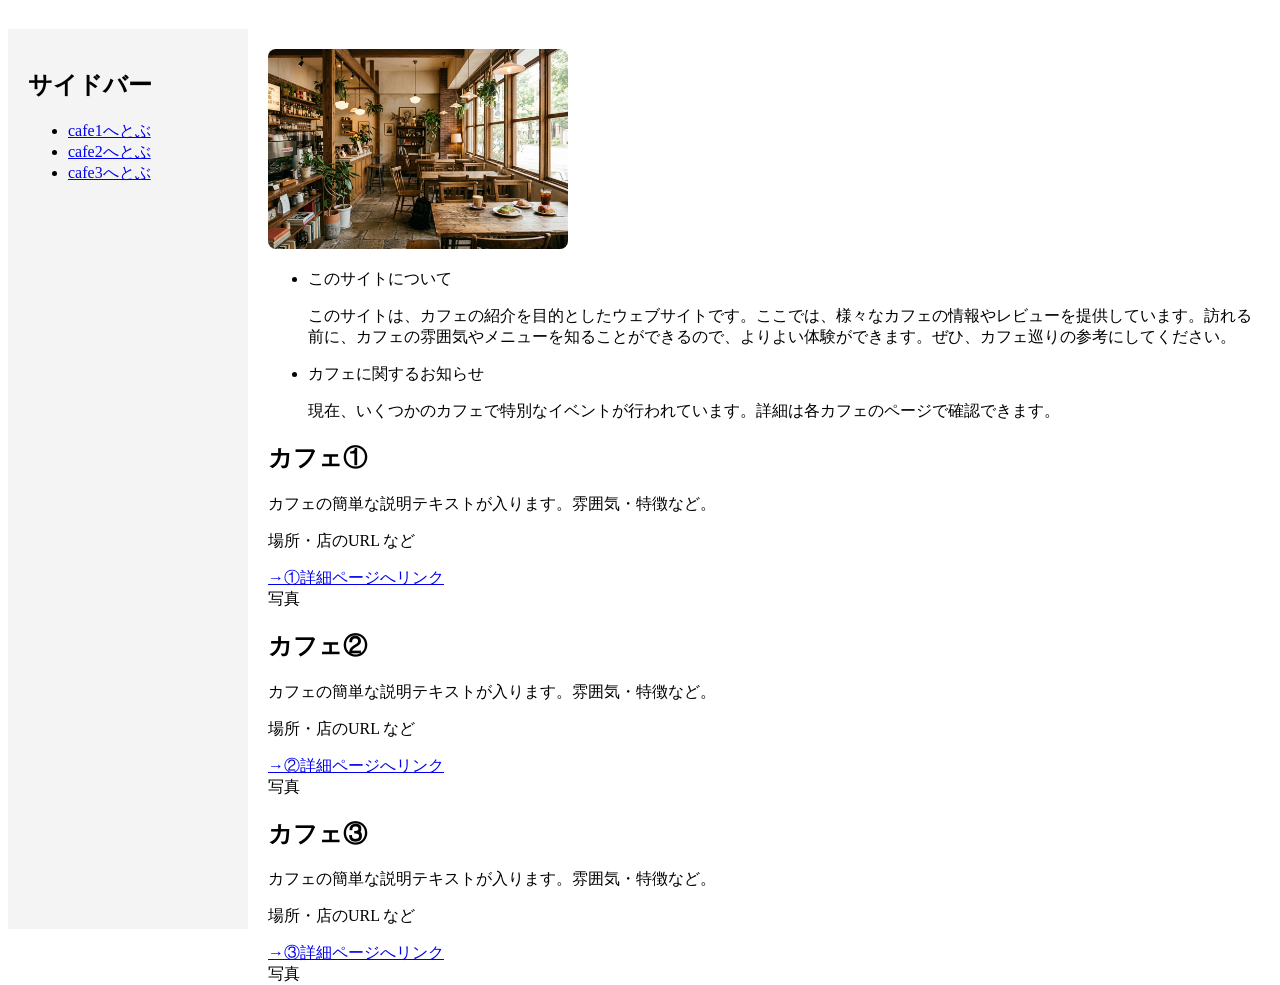
<file: index.html>
<!DOCTYPE html>
<html lang="ja">
  <head>
    <meta charset="UTF-8">
    <title>カフェ紹介</title>
    <link rel="stylesheet" type="text/css" href="css/style.css">
  </head>
　<body>
  <div class="container">
  <aside class="sidebar">
    <h2>サイドバー</h2>
    <ul>
      <li><a href="cafe1.html">cafe1へとぶ</a></li>
      <li><a href="cafe2.html">cafe2へとぶ</a></li>
      <li><a href="cafe3.html">cafe3へとぶ</a></li>
    </ul>
  </aside>

  <main class="content">
    <img src="images/cafe1.png" alt="カフェの画像" class="home-photo">
    <ul>
    <li>このサイトについて</li>
    <p>このサイトは、カフェの紹介を目的としたウェブサイトです。ここでは、様々なカフェの情報やレビューを提供しています。訪れる前に、カフェの雰囲気やメニューを知ることができるので、よりよい体験ができます。ぜひ、カフェ巡りの参考にしてください。</p>
    <li>カフェに関するお知らせ</li>
    <p>現在、いくつかのカフェで特別なイベントが行われています。詳細は各カフェのページで確認できます。</p>
    </ul>
        <div class="cafe-list">

      <section class="cafe-card">
        <h2>カフェ①</h2>
        <p>カフェの簡単な説明テキストが入ります。雰囲気・特徴など。</p>
        <p>場所・店のURL など</p>
        <a href="cafe1.html" class="detail-link">→①詳細ページへリンク</a>
        <div class="photo">写真</div>
      </section>

      <section class="cafe-card">
        <h2>カフェ②</h2>
        <p>カフェの簡単な説明テキストが入ります。雰囲気・特徴など。</p>
        <p>場所・店のURL など</p>
        <a href="cafe2.html" class="detail-link">→②詳細ページへリンク</a>
        <div class="photo">写真</div>
      </section>

      <section class="cafe-card">
        <h2>カフェ③</h2>
        <p>カフェの簡単な説明テキストが入ります。雰囲気・特徴など。</p>
        <p>場所・店のURL など</p>
        <a href="cafe3.html" class="detail-link">→③詳細ページへリンク</a>
        <div class="photo">写真</div>
      </section>

    </div>
  </main>
  </div>

　</body>
</file>
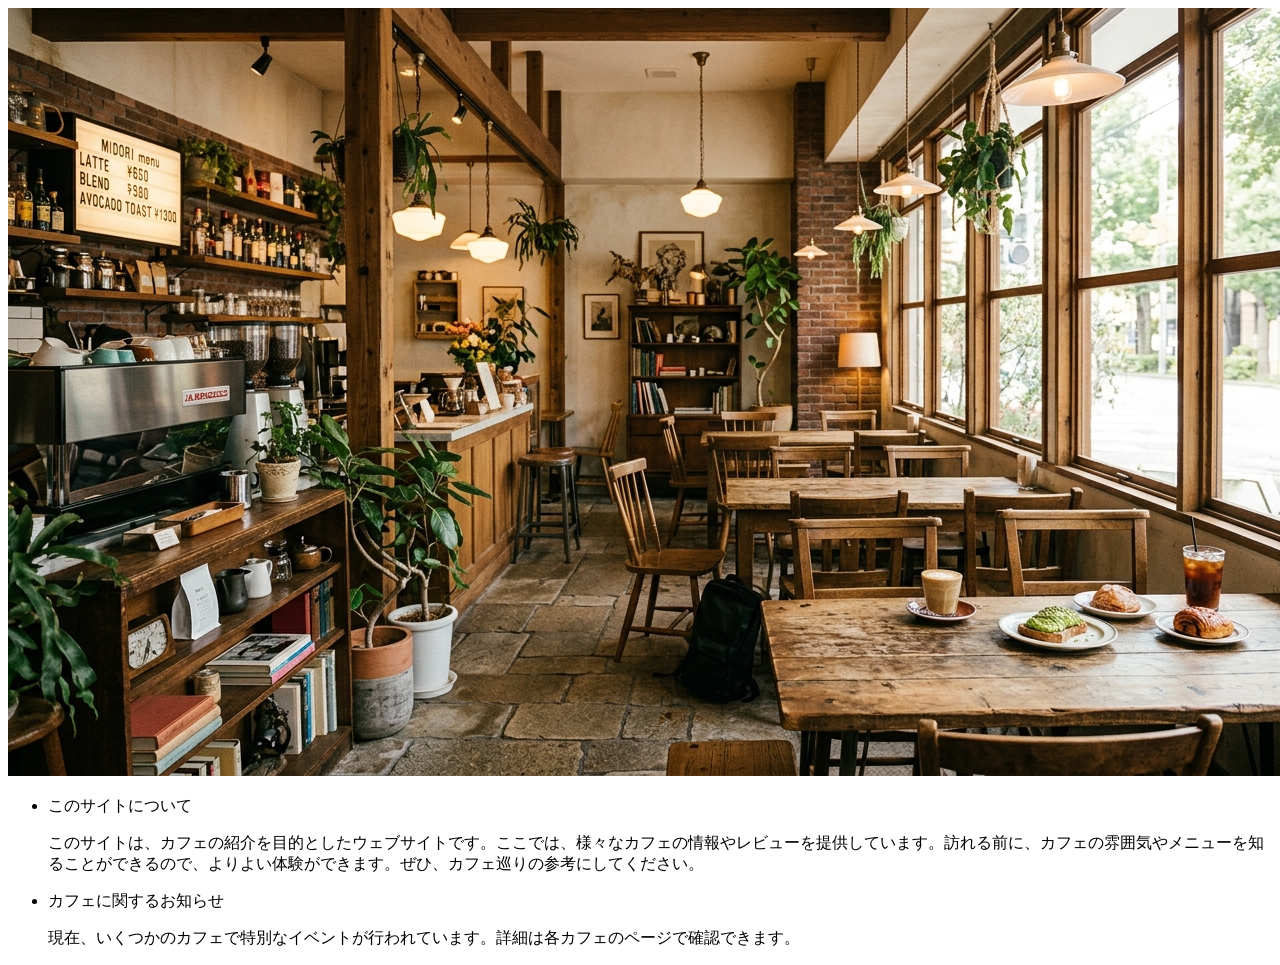
<file: index1.html>
<!DOCTYPE html>
<html lang="ja">
  <head>
    <meta charset="UTF-8">
    <title>カフェ紹介</title>
    <link rel="stylesheet" type="text/css" href="css/style.css">
  </head>
  <body>
    <img src="images/cafe1.png" alt="カフェの画像">
    <ul>
    <li>このサイトについて</li>
    <p>このサイトは、カフェの紹介を目的としたウェブサイトです。ここでは、様々なカフェの情報やレビューを提供しています。訪れる前に、カフェの雰囲気やメニューを知ることができるので、よりよい体験ができます。ぜひ、カフェ巡りの参考にしてください。</p>
    <li>カフェに関するお知らせ</li>
    <p>現在、いくつかのカフェで特別なイベントが行われています。詳細は各カフェのページで確認できます。</p>
    </ul>
  </body>
</html>
</file>
<file: css/style.css>
h1{
    font-size: 40px;
    color: #ff0000;
    text-align: center;
    width: 300px;
    padding-left: 100px;
}
.container {
  display: flex;
  height: 100vh;
}

.sidebar {
  width: 200px;
  background-color: #f4f4f4;
  padding: 20px;
}

.content {
  flex: 1;
  padding: 20px;
}

.home-photo {
  width: 300px;   
  height: 200px;  
  object-fit: cover; 
  border-radius: 8px; 
}
</file>
